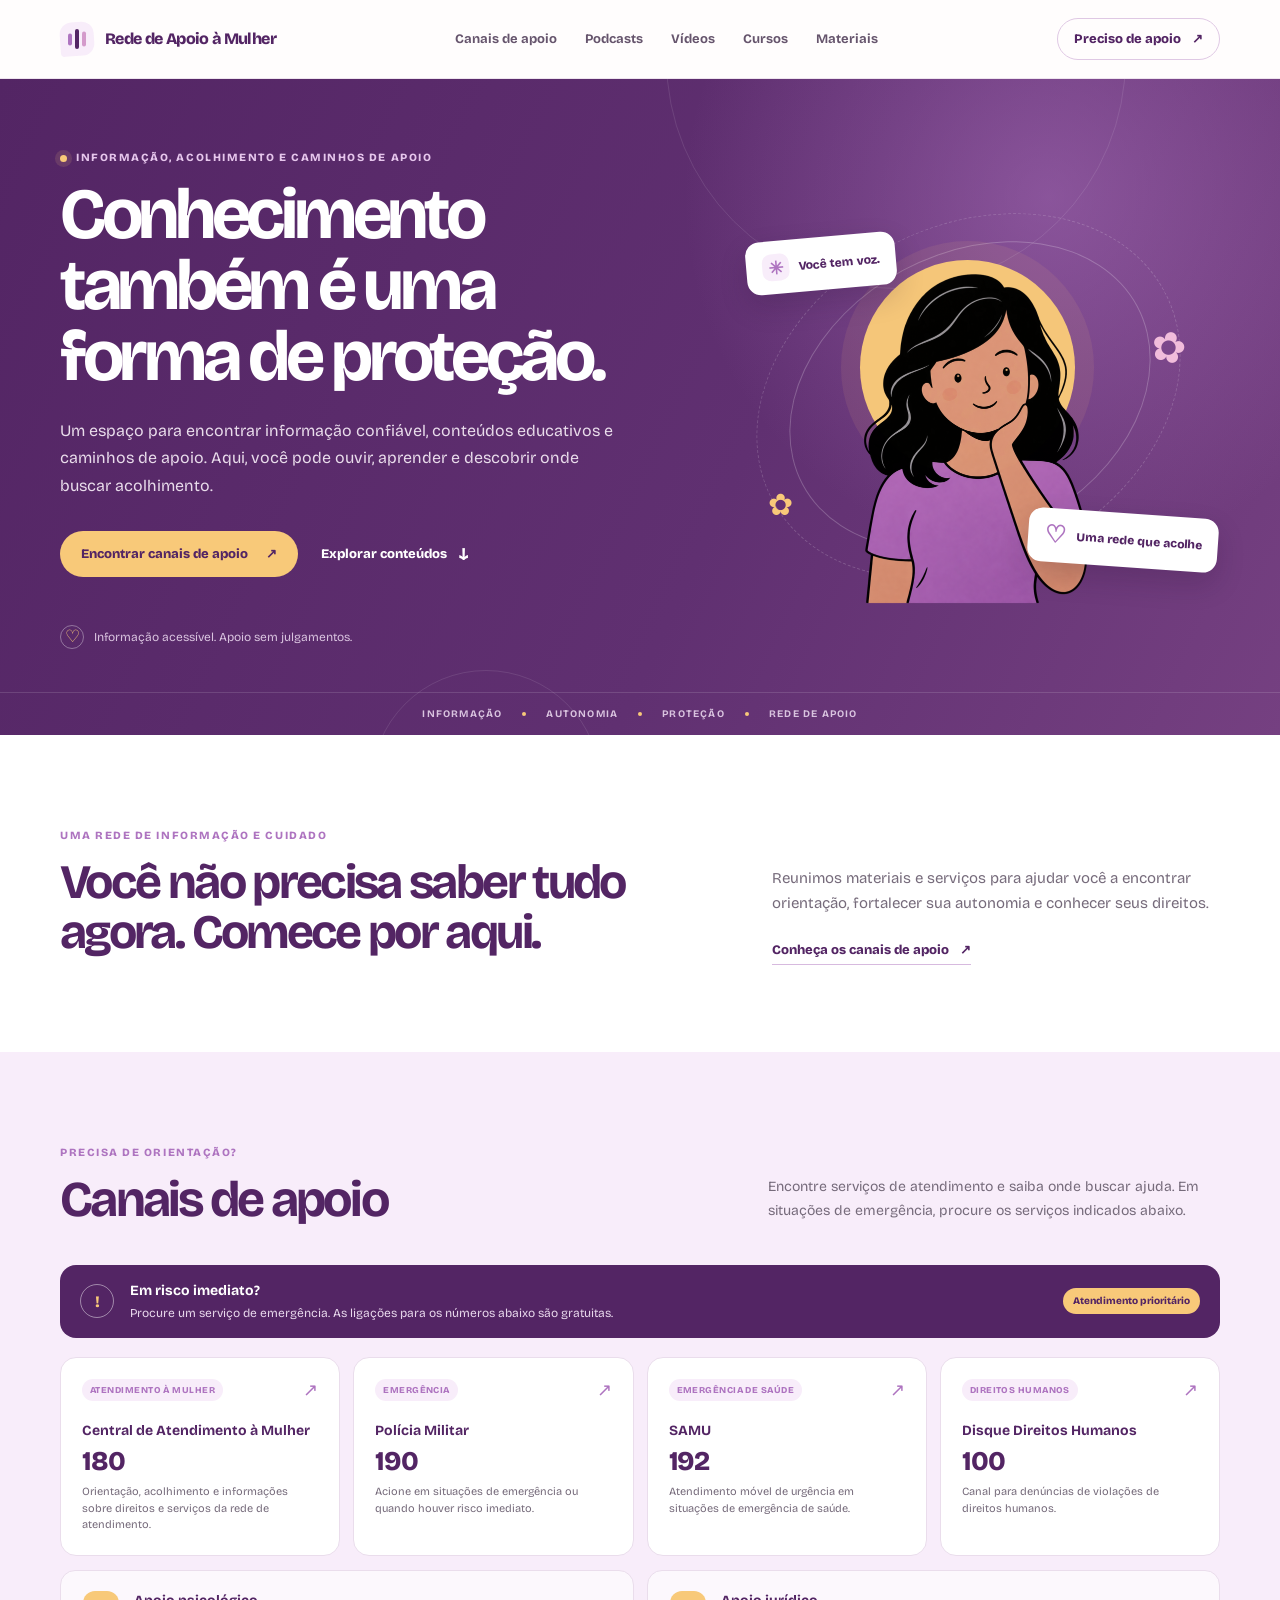
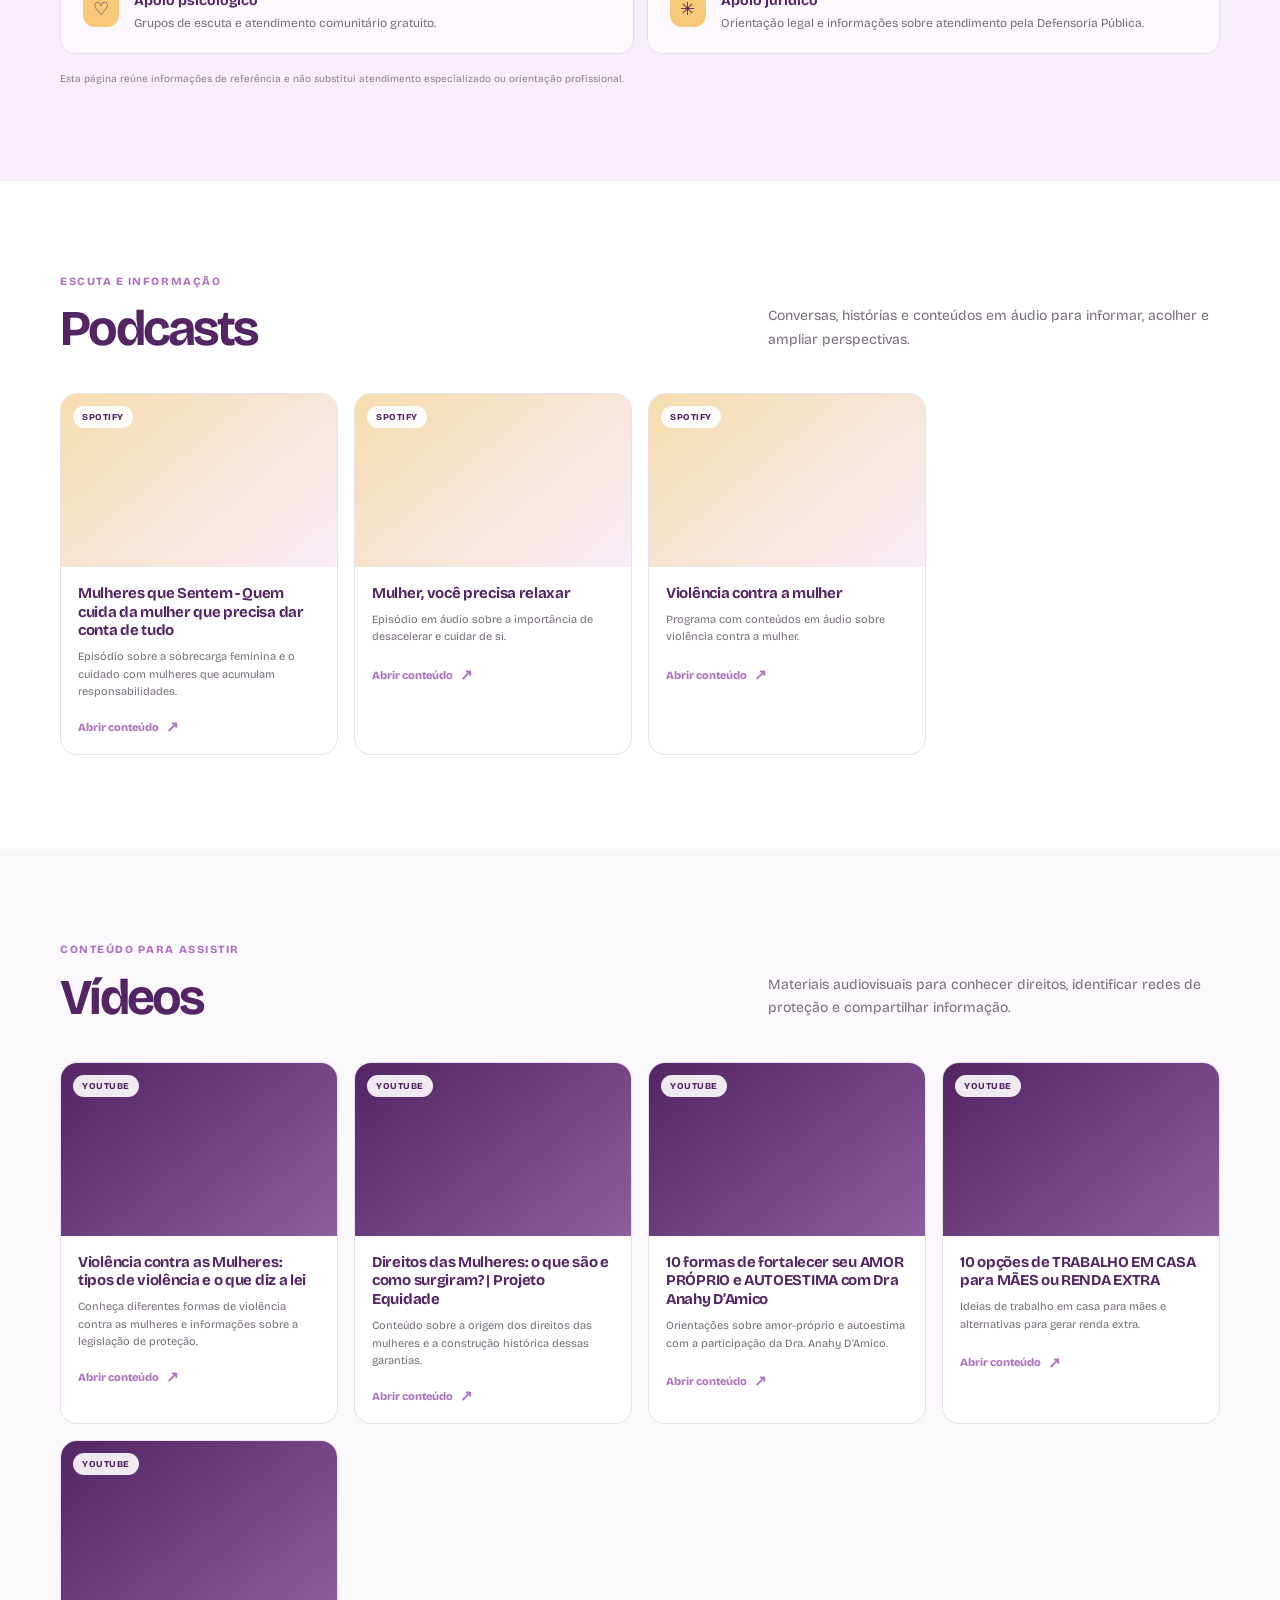
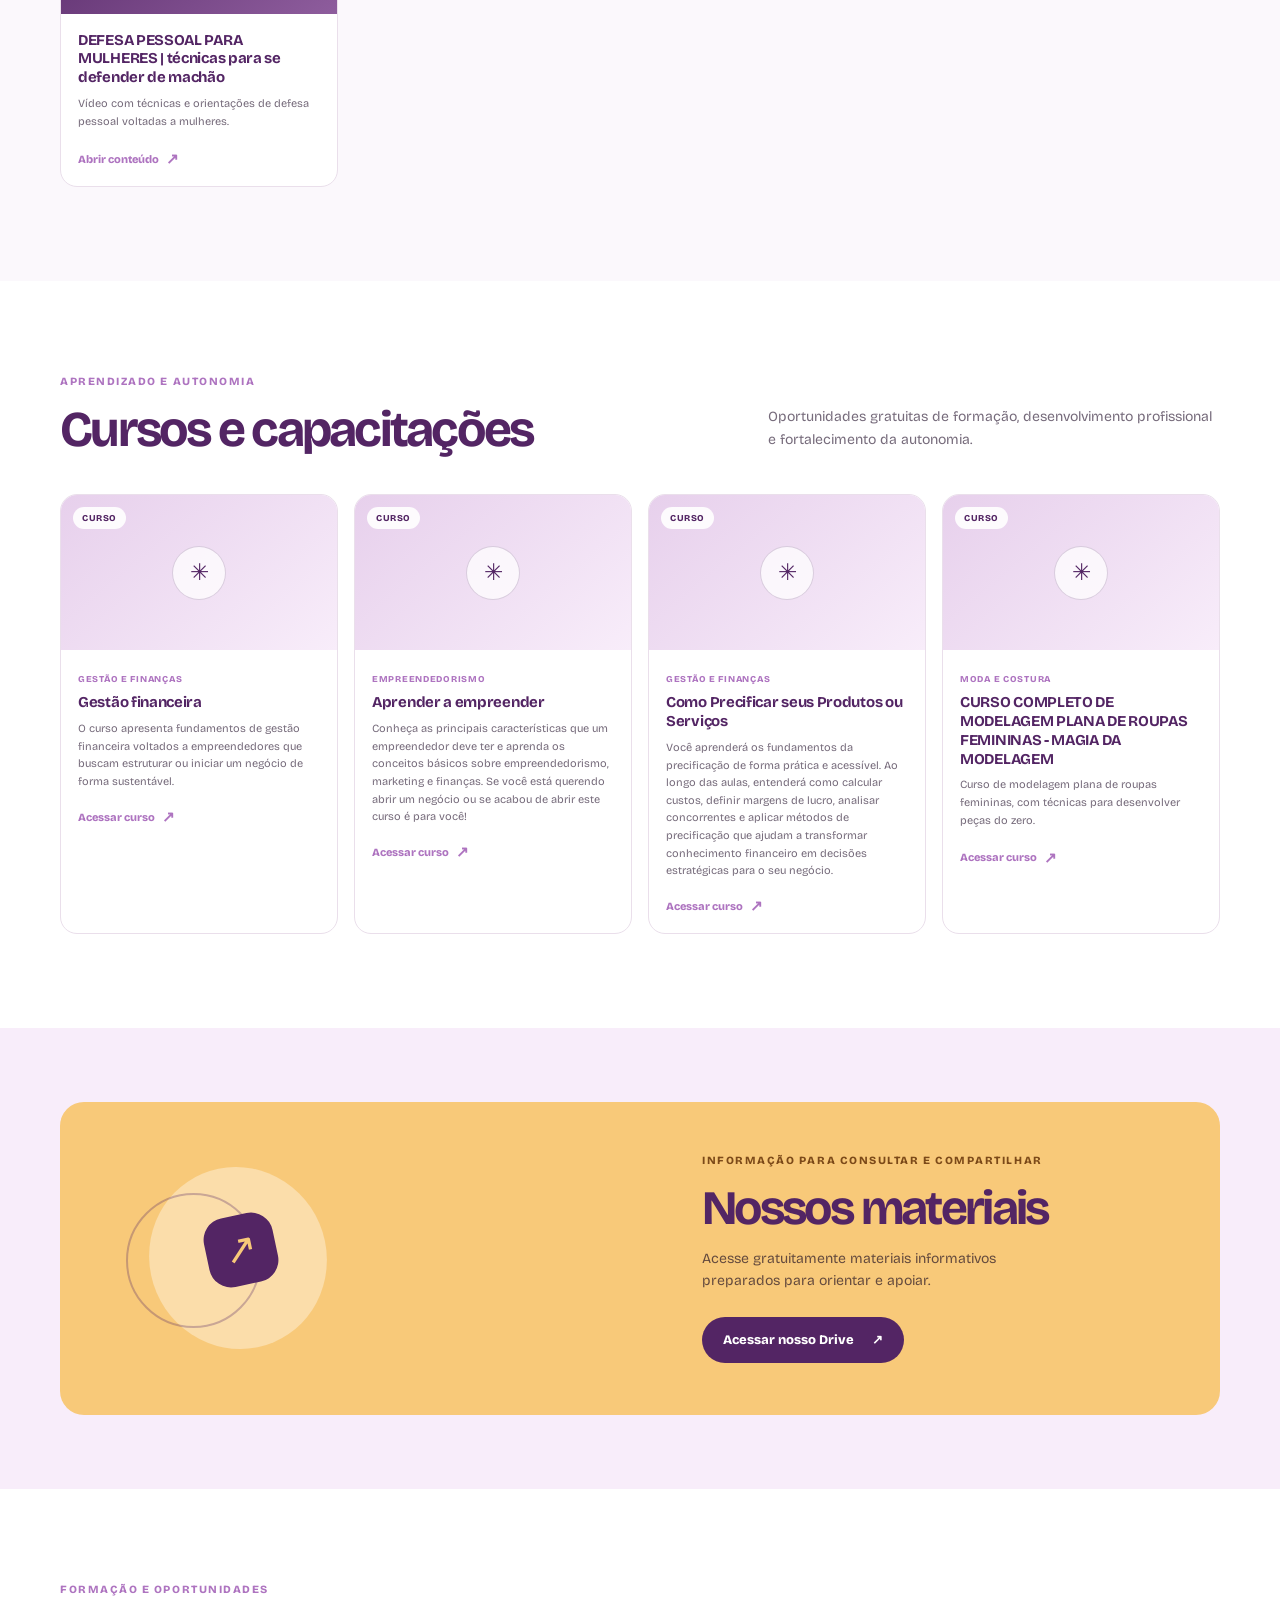
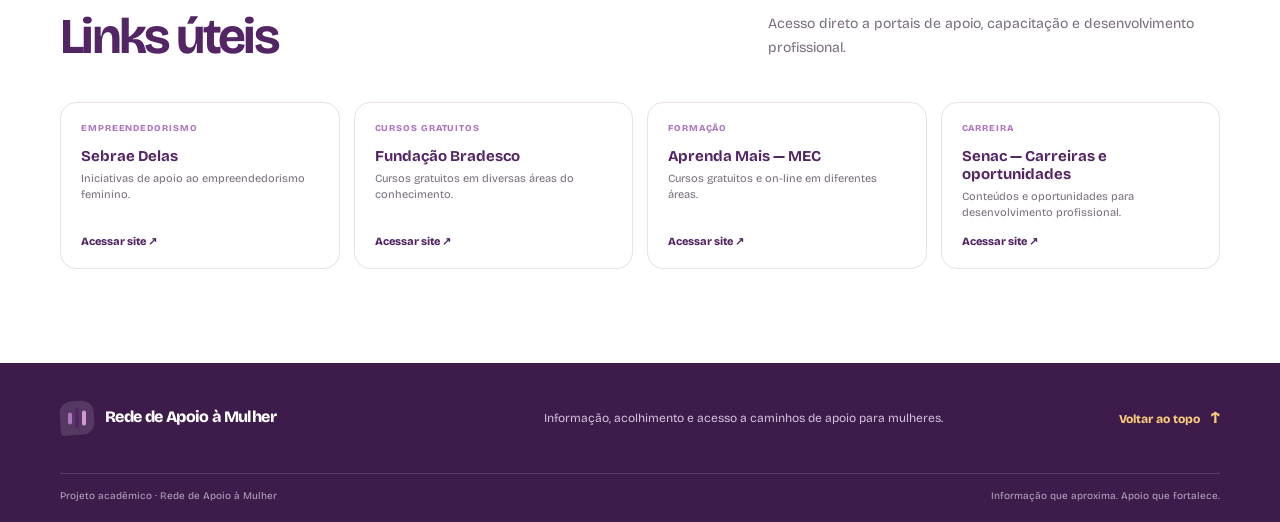
<file: index.html>
<!doctype html>
<html lang="pt-BR">
<head>
  <meta charset="utf-8">
  <meta name="viewport" content="width=device-width, initial-scale=1">
  <meta name="theme-color" content="#532564">
  <meta name="description" content="Rede de Apoio à Mulher: informação, acolhimento, conteúdos educativos e caminhos de apoio.">
  <title>Rede de Apoio à Mulher</title>
  <link rel="preconnect" href="https://fonts.googleapis.com">
  <link rel="preconnect" href="https://fonts.gstatic.com" crossorigin>
  <link href="https://fonts.googleapis.com/css2?family=Bricolage+Grotesque:opsz,wght@12..96,400;12..96,500;12..96,600;12..96,700;12..96,800&display=swap" rel="stylesheet">
  <link rel="stylesheet" href="css/style.css">
</head>
<body>
  <a class="skip-link" href="#conteudo">Pular para o conteúdo</a>
  <header class="site-header">
    <div class="container header-inner">
      <a class="brand" href="#inicio" aria-label="Rede de Apoio à Mulher — início">
        <span class="brand-mark" aria-hidden="true"><span></span><span></span><span></span></span>
        <span class="brand-name" data-site="name">Rede de Apoio à Mulher</span>
      </a>
      <button class="menu-toggle" id="menuToggle" aria-label="Abrir menu" aria-expanded="false" aria-controls="mainNav">
        <span></span><span></span>
      </button>
      <nav class="main-nav" id="mainNav" aria-label="Navegação principal">
        <a href="#apoio">Canais de apoio</a>
        <a href="#podcasts">Podcasts</a>
        <a href="#videos">Vídeos</a>
        <a href="#cursos">Cursos</a>
        <a href="#materiais">Materiais</a>
      </nav>
      <a class="header-cta" href="#apoio">Preciso de apoio <span aria-hidden="true">↗</span></a>
    </div>
  </header>

  <main id="conteudo">
    <section class="hero" id="inicio">
      <div class="hero-shape hero-shape-one" aria-hidden="true"></div>
      <div class="hero-shape hero-shape-two" aria-hidden="true"></div>
      <div class="container hero-grid">
        <div class="hero-copy">
          <p class="eyebrow light-eyebrow"><span class="eyebrow-dot"></span><span data-site="eyebrow">Informação, acolhimento e caminhos de apoio</span></p>
          <h1 data-site="heroTitle">Conhecimento também é uma forma de proteção.</h1>
          <p class="hero-description" data-site="heroDescription">Um espaço para encontrar informação confiável, conteúdos educativos e caminhos de apoio. Aqui, você pode ouvir, aprender e descobrir onde buscar acolhimento.</p>
          <div class="hero-actions">
            <a class="button button-yellow" href="#apoio"><span data-site="heroPrimaryCta">Encontrar canais de apoio</span><span aria-hidden="true">↗</span></a>
            <a class="text-link text-link-light" href="#podcasts"><span data-site="heroSecondaryCta">Explorar conteúdos</span><span aria-hidden="true">↓</span></a>
          </div>
          <div class="hero-note"><span class="note-icon" aria-hidden="true">♡</span><span>Informação acessível. Apoio sem julgamentos.</span></div>
        </div>
        <div class="hero-art" aria-label="Ilustração abstrata de acolhimento e conexão">
          <div class="art-orbit orbit-one"></div>
          <div class="art-orbit orbit-two"></div>
          <div class="art-sun"></div>
          <div class="art-card art-card-top"><span class="art-card-icon">✳</span><span>Você tem voz.</span></div>
          <img class="hero-character" src="assets/hero-woman.png" alt="Ilustração de uma mulher sorridente, com cabelo ondulado e blusa lilás, apoiando o rosto na mão">
          <div class="art-flower flower-one">✿</div>
          <div class="art-flower flower-two">✿</div>
          <div class="art-card art-card-bottom"><span class="mini-heart">♡</span><span>Uma rede que acolhe</span></div>
        </div>
      </div>
      <div class="hero-bottom-line"><div class="container"><span>Informação</span><i></i><span>Autonomia</span><i></i><span>Proteção</span><i></i><span>Rede de apoio</span></div></div>
    </section>

    <section class="intro-section section-pad">
      <div class="container intro-grid">
        <div><p class="eyebrow" data-site="introLabel">Uma rede de informação e cuidado</p><h2 data-site="introTitle">Você não precisa saber tudo agora. Comece por aqui.</h2></div>
        <div class="intro-side"><p data-site="introDescription">Reunimos materiais e serviços para ajudar você a encontrar orientação, fortalecer sua autonomia e conhecer seus direitos.</p><a class="inline-link" href="#apoio">Conheça os canais de apoio <span aria-hidden="true">↗</span></a></div>
      </div>
    </section>

    <section class="support-section section-pad" id="apoio">
      <div class="container">
        <div class="section-heading section-heading-wide">
          <div><p class="eyebrow" data-section="support.eyebrow">Precisa de orientação?</p><h2 data-section="support.title">Canais de apoio</h2></div>
          <p data-section="support.description">Encontre serviços de atendimento e saiba onde buscar ajuda. Em situações de emergência, procure os serviços indicados abaixo.</p>
        </div>
        <div class="emergency-banner"><div class="emergency-symbol" aria-hidden="true">!</div><div><strong>Em risco imediato?</strong><span>Procure um serviço de emergência. As ligações para os números abaixo são gratuitas.</span></div><span class="emergency-label">Atendimento prioritário</span></div>
        <div class="support-grid" id="supportGrid" aria-live="polite"></div>
        <div class="protection-grid" id="protectionGrid"></div>
        <p class="section-footnote">Esta página reúne informações de referência e não substitui atendimento especializado ou orientação profissional.</p>
      </div>
    </section>

    <section class="content-section section-pad" id="podcasts">
      <div class="container">
        <div class="section-heading"><div><p class="eyebrow" data-section="podcasts.eyebrow">Escuta e informação</p><h2 data-section="podcasts.title">Podcasts</h2></div><p data-section="podcasts.description">Conversas, histórias e conteúdos em áudio para informar, acolher e ampliar perspectivas.</p></div>
        <div class="content-grid" id="podcastsGrid" aria-live="polite"></div>
      </div>
    </section>

    <section class="content-section videos-section section-pad" id="videos">
      <div class="container">
        <div class="section-heading"><div><p class="eyebrow" data-section="videos.eyebrow">Conteúdo para assistir</p><h2 data-section="videos.title">Vídeos</h2></div><p data-section="videos.description">Materiais audiovisuais para conhecer direitos, identificar redes de proteção e compartilhar informação.</p></div>
        <div class="content-grid" id="videosGrid" aria-live="polite"></div>
      </div>
    </section>

    <section class="content-section courses-section section-pad" id="cursos">
      <div class="container">
        <div class="section-heading"><div><p class="eyebrow" data-section="courses.eyebrow">Aprendizado e autonomia</p><h2 data-section="courses.title">Cursos e capacitações</h2></div><p data-section="courses.description">Oportunidades gratuitas de formação, desenvolvimento profissional e fortalecimento da autonomia.</p></div>
        <div class="content-grid" id="coursesGrid" aria-live="polite"></div>
      </div>
    </section>

    <section class="materials-section section-pad" id="materiais">
      <div class="container materials-card">
        <div class="materials-decoration" aria-hidden="true"><span class="material-shape shape-a"></span><span class="material-shape shape-b"></span><span class="material-shape shape-c">↗</span></div>
        <div class="materials-copy"><p class="eyebrow" data-section="materials.eyebrow">Informação para consultar e compartilhar</p><h2 data-section="materials.title">Nossos materiais</h2><p data-section="materials.description">Acesse gratuitamente materiais informativos preparados para orientar e apoiar.</p><a class="button button-purple" id="materialsLink" href="https://drive.google.com/drive/folders/1amOIw0AjRuB1z5BpmQyQNAielrFiDzY6?usp=sharing" target="_blank" rel="noopener noreferrer"><span data-material="buttonLabel">Acessar nosso Drive</span><span aria-hidden="true">↗</span></a></div>
      </div>
    </section>

    <section class="useful-section section-pad" id="links-uteis">
      <div class="container">
        <div class="section-heading"><div><p class="eyebrow" data-section="usefulLinks.eyebrow">Formação e oportunidades</p><h2 data-section="usefulLinks.title">Links úteis</h2></div><p data-section="usefulLinks.description">Acesso direto a portais de apoio, capacitação e desenvolvimento profissional.</p></div>
        <div class="useful-grid" id="usefulGrid"></div>
      </div>
    </section>
  </main>

  <footer class="site-footer">
    <div class="container footer-main"><a class="brand brand-footer" href="#inicio"><span class="brand-mark" aria-hidden="true"><span></span><span></span><span></span></span><span class="brand-name" data-site="name">Rede de Apoio à Mulher</span></a><p data-site="footerDescription">Informação, acolhimento e acesso a caminhos de apoio para mulheres.</p><a class="back-top" href="#inicio">Voltar ao topo <span aria-hidden="true">↑</span></a></div>
    <div class="container footer-bottom"><span>Projeto acadêmico · Rede de Apoio à Mulher</span><span>Informação que aproxima. Apoio que fortalece.</span></div>
  </footer>

  <script src="js/main.js" defer></script>
</body>
</html>
</file>
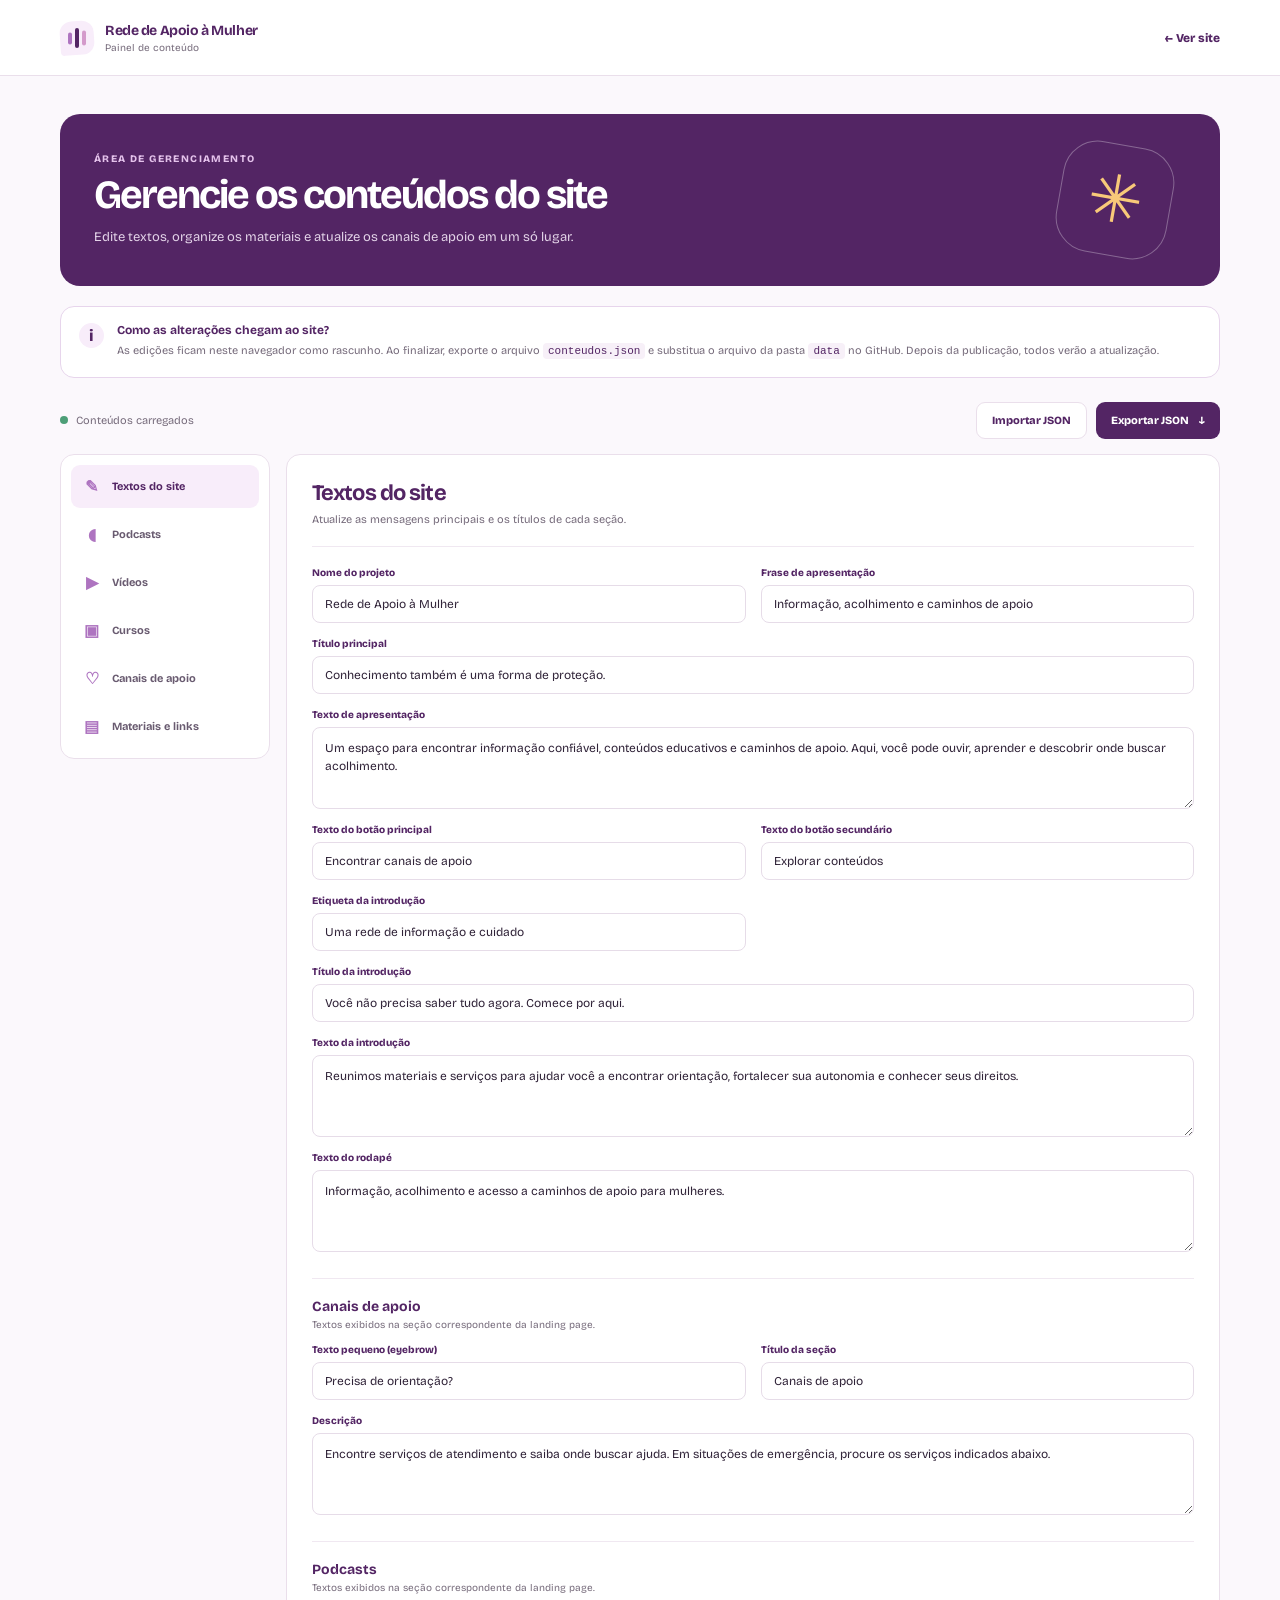
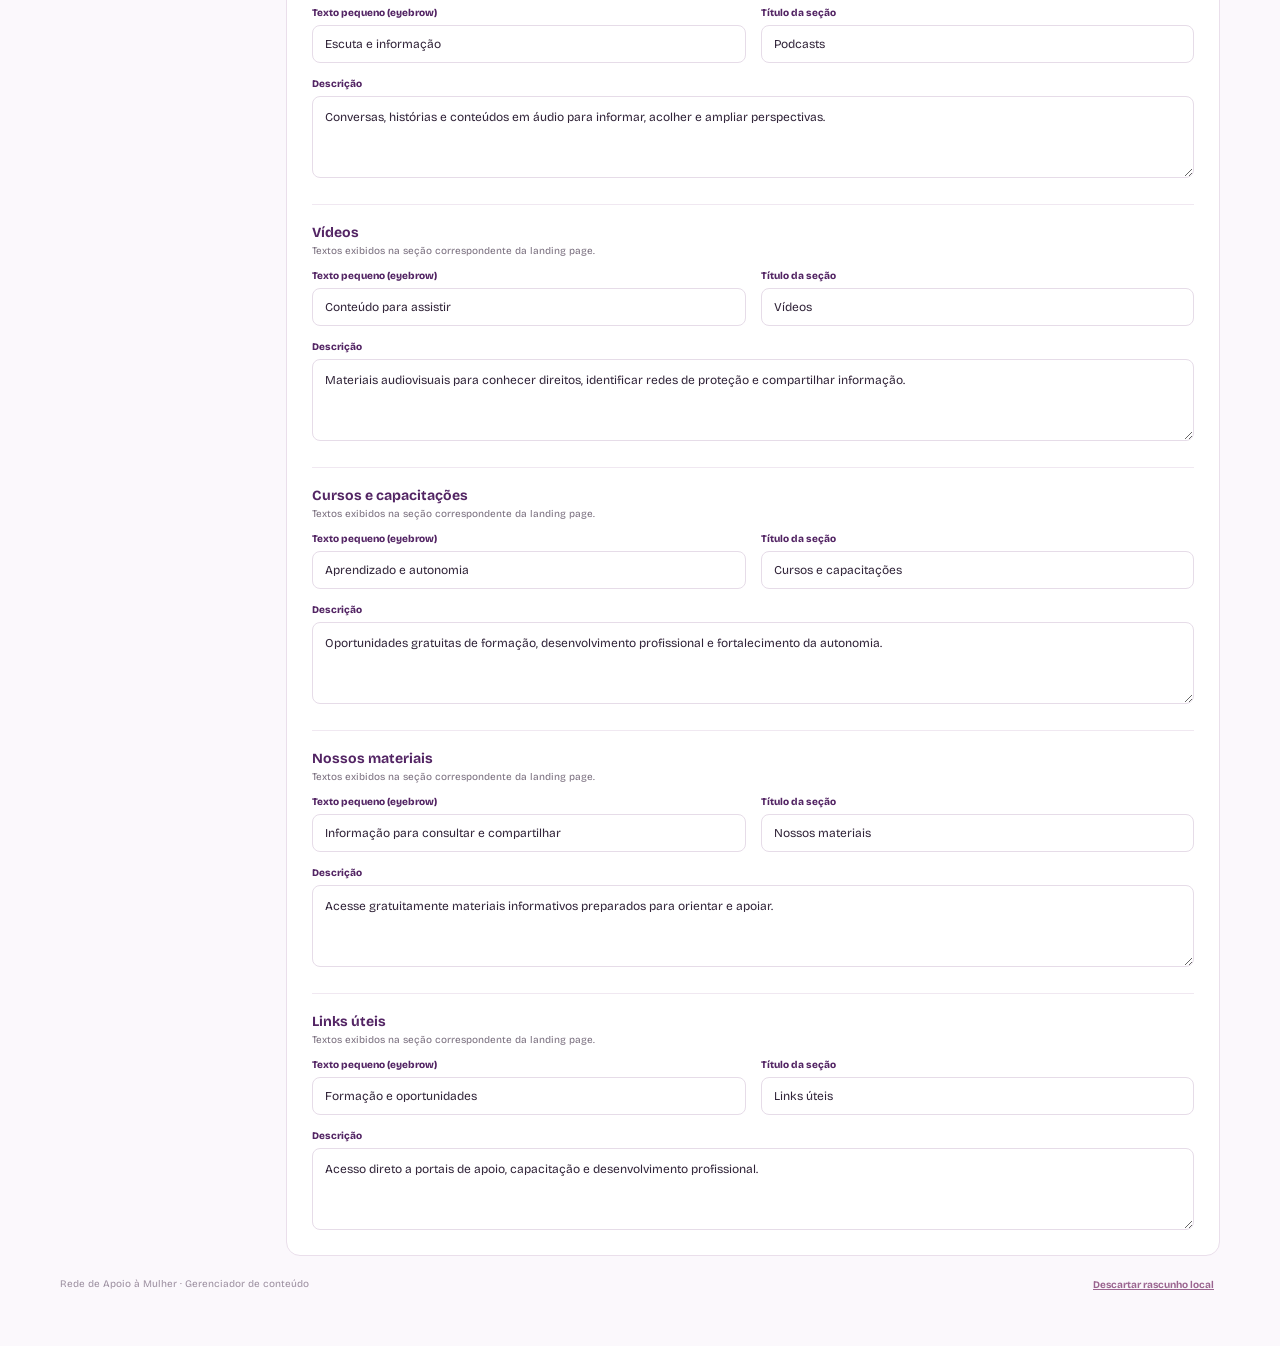
<file: admin.html>
<!doctype html>
<html lang="pt-BR">
<head>
  <meta charset="utf-8">
  <meta name="viewport" content="width=device-width, initial-scale=1">
  <meta name="theme-color" content="#532564">
  <title>Painel administrativo — Rede de Apoio à Mulher</title>
  <link rel="preconnect" href="https://fonts.googleapis.com">
  <link rel="preconnect" href="https://fonts.gstatic.com" crossorigin>
  <link href="https://fonts.googleapis.com/css2?family=Bricolage+Grotesque:opsz,wght@12..96,400;12..96,500;12..96,600;12..96,700;12..96,800&display=swap" rel="stylesheet">
  <link rel="stylesheet" href="css/admin.css">
</head>
<body>
  <header class="admin-header"><a class="admin-brand" href="index.html"><span class="brand-mark"><span></span><span></span><span></span></span><span><strong>Rede de Apoio à Mulher</strong><small>Painel de conteúdo</small></span></a><a class="back-site" href="index.html">← Ver site</a></header>
  <main class="admin-shell">
    <section class="admin-welcome"><div><p class="eyebrow">Área de gerenciamento</p><h1>Gerencie os conteúdos do site</h1><p>Edite textos, organize os materiais e atualize os canais de apoio em um só lugar.</p></div><div class="welcome-icon" aria-hidden="true">✳</div></section>
    <div class="workflow-note"><span class="workflow-icon">i</span><div><strong>Como as alterações chegam ao site?</strong><p>As edições ficam neste navegador como rascunho. Ao finalizar, exporte o arquivo <code>conteudos.json</code> e substitua o arquivo da pasta <code>data</code> no GitHub. Depois da publicação, todos verão a atualização.</p></div></div>
    <div class="admin-toolbar"><div class="status-line"><span class="status-dot" id="statusDot"></span><span id="statusText">Carregando conteúdos…</span></div><div class="toolbar-actions"><button class="button button-light" id="importButton" type="button">Importar JSON</button><input type="file" id="importFile" accept=".json,application/json" hidden><button class="button button-primary" id="exportButton" type="button">Exportar JSON <span aria-hidden="true">↓</span></button></div></div>
    <div class="admin-layout">
      <aside class="admin-sidebar" aria-label="Seções do painel"><button class="side-tab active" data-tab="texts"><span>✎</span> Textos do site</button><button class="side-tab" data-tab="podcasts"><span>◖</span> Podcasts</button><button class="side-tab" data-tab="videos"><span>▶</span> Vídeos</button><button class="side-tab" data-tab="courses"><span>▣</span> Cursos</button><button class="side-tab" data-tab="support"><span>♡</span> Canais de apoio</button><button class="side-tab" data-tab="materials"><span>▤</span> Materiais e links</button></aside>
      <section class="editor-panel" id="editorPanel" aria-live="polite"></section>
    </div>
    <div class="admin-footer"><span>Rede de Apoio à Mulher · Gerenciador de conteúdo</span><button id="resetDraft" class="reset-button" type="button">Descartar rascunho local</button></div>
  </main>
  <div class="toast" id="toast" role="status" aria-live="polite"></div>
  <script src="js/admin.js" defer></script>
</body>
</html>
</file>
<file: css/style.css>
:root {
  --pink: #ae74c0;
  --pink-light: #f8edfa;
  --purple: #532564;
  --yellow: #f8c979;
  --ink: #302338;
  --muted: #766b7b;
  --paper: #fffdfd;
  --line: #eadfeb;
  --white: #ffffff;
  --shadow: 0 18px 50px rgba(83, 37, 100, .10);
  --font: 'Bricolage Grotesque', 'Trebuchet MS', sans-serif;
}
* { box-sizing: border-box; }
html { scroll-behavior: smooth; scroll-padding-top: 92px; }
body { margin: 0; background: var(--paper); color: var(--ink); font-family: var(--font); -webkit-font-smoothing: antialiased; }
a { color: inherit; text-decoration: none; }
button { font: inherit; }
.container { width: min(1160px, calc(100% - 48px)); margin-inline: auto; }
.skip-link { position: absolute; top: -60px; left: 16px; z-index: 1000; padding: 12px 16px; background: white; color: var(--purple); border-radius: 10px; }
.skip-link:focus { top: 12px; }
.site-header { position: sticky; top: 0; z-index: 100; background: rgba(255,253,253,.94); backdrop-filter: blur(18px); border-bottom: 1px solid rgba(234,223,235,.8); }
.header-inner { min-height: 78px; display: flex; align-items: center; justify-content: space-between; gap: 28px; }
.brand { display: inline-flex; align-items: center; gap: 11px; color: var(--purple); font-weight: 800; letter-spacing: -.04em; line-height: 1.05; }
.brand-name { max-width: 190px; font-size: 16px; }
.brand-mark { width: 34px; height: 34px; background: var(--pink-light); border-radius: 12px 12px 12px 4px; display: flex; justify-content: center; align-items: center; gap: 3px; transform: rotate(-4deg); flex: 0 0 auto; }
.brand-mark span { display: block; width: 4px; border-radius: 8px; background: var(--pink); transform: rotate(4deg); }
.brand-mark span:nth-child(1) { height: 12px; }.brand-mark span:nth-child(2) { height: 20px; background: var(--purple); }.brand-mark span:nth-child(3) { height: 15px; background: #d49acb; }
.main-nav { display: flex; align-items: center; gap: clamp(14px, 2.2vw, 28px); }
.main-nav a { font-size: 13px; font-weight: 700; color: #66556d; transition: color .2s ease; }
.main-nav a:hover, .main-nav a:focus-visible { color: var(--pink); }
.header-cta { border: 1px solid #dfc8e4; color: var(--purple); font-size: 13px; font-weight: 800; padding: 12px 16px; border-radius: 999px; white-space: nowrap; transition: .2s; }
.header-cta span { margin-left: 8px; }.header-cta:hover { background: var(--pink-light); border-color: var(--pink); }
.menu-toggle { display: none; }
.hero { position: relative; overflow: hidden; isolation: isolate; color: white; background: var(--purple); }
.hero::before { content: ''; position: absolute; inset: 0; z-index: -2; background: radial-gradient(circle at 82% 18%, rgba(174,116,192,.5), transparent 31%), linear-gradient(115deg, #532564 0%, #603071 58%, #754081 100%); }
.hero-grid { min-height: 585px; display: grid; grid-template-columns: 1.03fr .97fr; align-items: center; gap: 40px; padding-block: 72px 86px; }
.hero-copy { position: relative; z-index: 2; max-width: 620px; }
.eyebrow { margin: 0 0 14px; color: var(--pink); font-size: 11px; line-height: 1.3; text-transform: uppercase; letter-spacing: .14em; font-weight: 800; }
.light-eyebrow { color: #e6c6ec; display: flex; align-items: center; gap: 9px; }
.eyebrow-dot { width: 7px; height: 7px; background: var(--yellow); border-radius: 50%; box-shadow: 0 0 0 5px rgba(248,201,121,.13); }
h1, h2, h3, p { overflow-wrap: break-word; }
.hero h1 { max-width: 650px; margin: 0; font-size: clamp(44px, 5.6vw, 72px); line-height: .99; letter-spacing: -.06em; font-weight: 700; }
.hero-description { max-width: 560px; margin: 25px 0 0; color: #e9dceb; font-size: 16px; line-height: 1.7; }
.hero-actions { display: flex; flex-wrap: wrap; align-items: center; gap: 23px; margin-top: 32px; }
.button { display: inline-flex; align-items: center; justify-content: center; gap: 18px; border: 0; border-radius: 999px; padding: 15px 21px; font-size: 13px; font-weight: 800; transition: transform .2s ease, box-shadow .2s ease, background .2s ease; cursor: pointer; }
.button:hover { transform: translateY(-2px); box-shadow: 0 9px 22px rgba(34,14,43,.14); }
.button-yellow { color: var(--purple); background: var(--yellow); }.button-yellow:hover { background: #ffda94; }
.text-link { display: inline-flex; gap: 12px; align-items: center; font-size: 13px; font-weight: 800; }
.text-link-light { color: white; }.text-link-light span:last-child { font-size: 18px; }
.hero-note { display: flex; align-items: center; gap: 10px; margin-top: 48px; color: #d9c3df; font-size: 12px; }
.note-icon { display: grid; place-items: center; width: 24px; height: 24px; border: 1px solid rgba(255,255,255,.35); border-radius: 50%; color: var(--yellow); font-size: 17px; }
.hero-art { position: relative; width: min(100%, 480px); height: 410px; margin-left: auto; }
.art-orbit { position: absolute; border: 1px solid rgba(255,255,255,.22); border-radius: 50%; transform: rotate(-28deg); }
.orbit-one { width: 380px; height: 285px; top: 58px; left: 40px; }.orbit-two { width: 445px; height: 340px; top: 31px; left: 6px; border-style: dashed; opacity: .8; }
.art-sun { position: absolute; width: 215px; height: 215px; background: var(--yellow); opacity: .98; border-radius: 50%; top: 65px; left: 120px; box-shadow: 0 0 0 19px rgba(248,201,121,.09); }
.hero-character { position: absolute; z-index: 3; width: 290px; height: auto; max-height: 365px; object-fit: contain; object-position: center bottom; bottom: -2px; left: 92px; pointer-events: none; }
.art-card { position: absolute; z-index: 5; display: flex; align-items: center; gap: 10px; padding: 13px 16px; color: var(--purple); background: white; box-shadow: 0 12px 28px rgba(32,12,42,.18); border-radius: 14px; font-size: 12px; font-weight: 800; }
.art-card-top { top: 42px; left: 6px; transform: rotate(-5deg); }.art-card-bottom { right: 2px; bottom: 38px; transform: rotate(4deg); }
.art-card-icon { display: grid; place-items: center; width: 27px; height: 27px; border-radius: 9px; background: var(--pink-light); color: var(--pink); font-size: 18px; }.mini-heart { color: var(--pink); font-size: 24px; }
.art-flower { position: absolute; z-index: 6; color: #f1bddb; font-size: 42px; }.flower-one { top: 128px; right: 34px; transform: rotate(14deg); }.flower-two { bottom: 82px; left: 28px; color: var(--yellow); font-size: 30px; }
.hero-shape { position: absolute; border-radius: 50%; z-index: -1; border: 1px solid rgba(255,255,255,.1); }.hero-shape-one { width: 460px; height: 460px; top: -250px; right: 12%; }.hero-shape-two { width: 230px; height: 230px; bottom: -165px; left: 29%; }
.hero-bottom-line { position: absolute; inset: auto 0 0; border-top: 1px solid rgba(255,255,255,.13); }
.hero-bottom-line .container { display: flex; align-items: center; justify-content: center; gap: 20px; padding-block: 15px; color: #d9c3df; font-size: 10px; letter-spacing: .12em; text-transform: uppercase; font-weight: 700; }
.hero-bottom-line i { width: 4px; height: 4px; background: var(--yellow); border-radius: 50%; }
.section-pad { padding-block: 94px; }
.intro-section { background: #fff; }
.intro-grid { display: grid; grid-template-columns: 1fr .72fr; gap: 90px; align-items: end; }
.intro-grid h2, .section-heading h2, .materials-copy h2 { margin: 0; color: var(--purple); font-size: clamp(34px, 4vw, 48px); line-height: 1.05; letter-spacing: -.055em; }
.intro-grid h2 { max-width: 620px; }.intro-side p { margin: 0 0 22px; color: var(--muted); font-size: 15px; line-height: 1.7; }
.inline-link { color: var(--purple); font-size: 13px; font-weight: 800; border-bottom: 1px solid #d7badf; padding-bottom: 6px; }.inline-link span { margin-left: 8px; }
.support-section { background: var(--pink-light); }
.section-heading { display: grid; grid-template-columns: 1fr .72fr; align-items: end; gap: 80px; margin-bottom: 38px; }
.section-heading h2 { font-size: clamp(36px, 4vw, 50px); }.section-heading > p { margin: 0 0 4px; max-width: 510px; color: var(--muted); font-size: 14px; line-height: 1.7; }
.emergency-banner { display: flex; align-items: center; gap: 16px; padding: 17px 20px; background: var(--purple); color: white; border-radius: 16px; margin-bottom: 19px; }
.emergency-symbol { display: grid; flex: 0 0 auto; place-items: center; width: 34px; height: 34px; border: 1px solid rgba(255,255,255,.45); border-radius: 50%; color: var(--yellow); font-weight: 800; }
.emergency-banner strong { display: block; margin-bottom: 3px; font-size: 14px; }.emergency-banner span:not(.emergency-label) { color: #e8d8ec; font-size: 12px; }
.emergency-label { margin-left: auto; padding: 7px 10px; border-radius: 99px; color: var(--purple); background: var(--yellow); white-space: nowrap; font-size: 10px; font-weight: 800; }
.support-grid { display: grid; grid-template-columns: repeat(4, 1fr); gap: 13px; }
.support-card { min-height: 190px; padding: 21px; background: white; border: 1px solid #eaddec; border-radius: 16px; display: flex; flex-direction: column; align-items: flex-start; transition: transform .2s, box-shadow .2s; }
.support-card:hover { transform: translateY(-4px); box-shadow: var(--shadow); }
.support-card-top { display: flex; width: 100%; justify-content: space-between; align-items: center; gap: 8px; }
.support-type { padding: 6px 8px; border-radius: 99px; background: #f8edfa; color: var(--pink); font-size: 9px; font-weight: 800; text-transform: uppercase; letter-spacing: .05em; }
.support-arrow { color: var(--pink); font-size: 18px; }.support-card h3 { margin: 22px 0 6px; color: var(--purple); font-size: 14px; line-height: 1.2; }.support-number { color: var(--purple); font-size: 27px; font-weight: 800; letter-spacing: -.04em; }.support-card p { margin: 7px 0 0; color: var(--muted); font-size: 11px; line-height: 1.5; }
.protection-grid { display: grid; grid-template-columns: repeat(2, 1fr); gap: 13px; margin-top: 14px; }
.protection-card { display: flex; align-items: flex-start; gap: 15px; padding: 20px 22px; background: rgba(255,255,255,.65); border: 1px solid #eaddec; border-radius: 15px; }.protection-icon { display: grid; place-items: center; flex: 0 0 auto; width: 36px; height: 36px; border-radius: 12px; color: var(--purple); background: var(--yellow); font-size: 18px; }.protection-card h3 { margin: 1px 0 5px; font-size: 14px; color: var(--purple); }.protection-card p { margin: 0; color: var(--muted); font-size: 12px; line-height: 1.55; }
.section-footnote { margin: 18px 0 0; color: #8c7d90; font-size: 10px; line-height: 1.5; }
.content-section { background: #fff; }.videos-section { background: #fbf8fc; }.courses-section { background: #fff; }
.content-grid { display: grid; grid-template-columns: repeat(4, 1fr); gap: 16px; }
.media-card { min-width: 0; overflow: hidden; border: 1px solid var(--line); border-radius: 17px; background: white; transition: transform .2s, box-shadow .2s; }.media-card:hover { transform: translateY(-4px); box-shadow: var(--shadow); }
.media-preview { position: relative; aspect-ratio: 16 / 10; display: grid; place-items: center; overflow: hidden; background: linear-gradient(140deg, #f8edfa, #ead6ef); }
.media-preview.video { background: linear-gradient(140deg, #532564, #8e5d9d); }.media-preview.podcast { background: linear-gradient(140deg, #f6dcae, #f8edfa); }.media-preview.course { background: linear-gradient(140deg, #e7d0ec, #f8edfa); }
.media-preview iframe { width: 100%; height: 100%; border: 0; position: absolute; inset: 0; }.media-preview .preview-icon { display: grid; place-items: center; width: 54px; height: 54px; border: 1px solid rgba(83,37,100,.2); border-radius: 50%; background: rgba(255,255,255,.74); color: var(--purple); font-size: 23px; }.media-preview.video .preview-icon { color: white; background: rgba(255,255,255,.17); border-color: rgba(255,255,255,.5); }
.media-platform { position: absolute; z-index: 2; top: 12px; left: 12px; padding: 6px 9px; border-radius: 99px; color: var(--purple); background: rgba(255,255,255,.9); font-size: 9px; font-weight: 800; text-transform: uppercase; letter-spacing: .06em; }
.media-copy { padding: 17px 17px 18px; }.media-copy h3 { margin: 0; color: var(--purple); font-size: 15px; letter-spacing: -.02em; line-height: 1.25; }.media-copy p { margin: 8px 0 15px; min-height: 38px; color: var(--muted); font-size: 11px; line-height: 1.6; }.card-link { display: inline-flex; align-items: center; gap: 7px; color: var(--pink); font-size: 11px; font-weight: 800; }.card-link span { font-size: 15px; }
.empty-state { grid-column: 1 / -1; display: flex; align-items: center; gap: 18px; min-height: 140px; padding: 26px; border: 1px dashed #d9c5df; border-radius: 16px; background: #fdfafd; }.empty-icon { display: grid; place-items: center; width: 48px; height: 48px; flex: 0 0 auto; border-radius: 15px; background: var(--pink-light); color: var(--pink); font-size: 23px; }.empty-state h3 { margin: 0 0 4px; color: var(--purple); font-size: 15px; }.empty-state p { margin: 0; color: var(--muted); font-size: 12px; line-height: 1.5; }
.course-card .media-preview { aspect-ratio: 16 / 9; }.course-label { display: inline-block; margin-bottom: 9px; color: var(--pink); font-size: 9px; font-weight: 800; text-transform: uppercase; letter-spacing: .08em; }.course-card .media-copy p { min-height: 55px; }
.materials-section { padding-block: 74px; background: var(--pink-light); }.materials-card { position: relative; min-height: 280px; display: grid; grid-template-columns: 1fr 460px; gap: 40px; align-items: center; overflow: hidden; padding: 52px 58px; border-radius: 24px; background: var(--yellow); }.materials-copy { position: relative; z-index: 2; max-width: 620px; }.materials-copy .eyebrow { color: #7c4a19; }.materials-copy h2 { color: var(--purple); }.materials-copy > p:not(.eyebrow) { max-width: 310px; margin: 15px 0 24px; color: #654b3e; font-size: 14px; line-height: 1.6; }.button-purple { color: white; background: var(--purple); }.button-purple:hover { background: #67347b; }
.materials-decoration { position: relative; height: 190px; }.material-shape { position: absolute; display: block; }.shape-a { width: 180px; height: 180px; top: 5px; left: 30px; border-radius: 48% 52% 48% 52%; background: rgba(255,255,255,.36); transform: rotate(22deg); }.shape-b { width: 135px; height: 135px; top: 30px; left: 8px; border: 2px solid rgba(83,37,100,.3); border-radius: 50%; }.shape-c { top: 52px; left: 88px; width: 70px; height: 70px; display: grid; place-items: center; border-radius: 22px; background: var(--purple); color: var(--yellow); font-size: 40px; transform: rotate(-12deg); }
.useful-section { background: white; }.useful-grid { display: grid; grid-template-columns: repeat(4, 1fr); gap: 14px; }.useful-card { display: flex; min-height: 155px; flex-direction: column; align-items: flex-start; padding: 20px; border: 1px solid var(--line); border-radius: 16px; transition: .2s; }.useful-card:hover { border-color: var(--pink); transform: translateY(-3px); box-shadow: var(--shadow); }.useful-card .useful-category { color: var(--pink); font-size: 9px; font-weight: 800; text-transform: uppercase; letter-spacing: .1em; }.useful-card h3 { margin: 14px 0 6px; color: var(--purple); font-size: 15px; }.useful-card p { margin: 0 0 13px; color: var(--muted); font-size: 11px; line-height: 1.5; }.useful-card a { margin-top: auto; color: var(--purple); font-size: 11px; font-weight: 800; }
.site-footer { background: #3d1c4b; color: white; }.footer-main { display: grid; grid-template-columns: 1fr 1.2fr auto; gap: 30px; align-items: center; padding-block: 38px; }.brand-footer { color: white; }.brand-footer .brand-mark { background: rgba(255,255,255,.13); }.brand-footer .brand-name { max-width: 190px; }.footer-main > p { margin: 0; color: #d5c1dc; font-size: 12px; line-height: 1.5; }.back-top { color: var(--yellow); font-size: 12px; font-weight: 800; white-space: nowrap; }.back-top span { margin-left: 8px; font-size: 17px; }.footer-bottom { display: flex; justify-content: space-between; gap: 20px; padding-block: 16px 20px; border-top: 1px solid rgba(255,255,255,.15); color: #bba8c2; font-size: 10px; }

@media (max-width: 980px) {
  .main-nav { gap: 14px; }.main-nav a { font-size: 11px; }.header-cta { padding: 10px 12px; font-size: 11px; }
  .hero-grid { min-height: 540px; gap: 12px; }.hero-art { transform: scale(.88); transform-origin: center right; margin-right: -18px; }
  .support-grid, .content-grid, .useful-grid { grid-template-columns: repeat(2, 1fr); }
  .section-heading { gap: 40px; }.intro-grid { gap: 55px; }
}
@media (max-width: 720px) {
  html { scroll-padding-top: 76px; }.container { width: min(100% - 36px, 560px); }
  .header-inner { min-height: 70px; gap: 12px; }.brand-name { font-size: 14px; max-width: 170px; }.brand-mark { width: 31px; height: 31px; }
  .menu-toggle { display: flex; flex-direction: column; justify-content: center; gap: 5px; margin-left: auto; width: 42px; height: 42px; border: 1px solid var(--line); border-radius: 12px; background: white; cursor: pointer; }.menu-toggle span { width: 16px; height: 2px; margin-inline: auto; border-radius: 5px; background: var(--purple); }
  .header-cta { display: none; }.main-nav { position: absolute; top: 69px; left: 0; right: 0; display: none; flex-direction: column; align-items: stretch; gap: 0; padding: 8px 18px 16px; border-bottom: 1px solid var(--line); background: white; box-shadow: 0 15px 20px rgba(48,35,56,.06); }.main-nav.open { display: flex; }.main-nav a { padding: 12px 4px; border-bottom: 1px solid #f2eaf3; font-size: 13px; }
  .hero-grid { min-height: auto; grid-template-columns: 1fr; padding-block: 58px 76px; }.hero h1 { max-width: 520px; font-size: clamp(42px, 12vw, 60px); }.hero-description { margin-top: 20px; font-size: 14px; }.hero-actions { gap: 17px; margin-top: 26px; }.button { padding: 14px 17px; font-size: 12px; }.hero-note { margin-top: 30px; }
  .hero-art { width: min(100%, 390px); height: 300px; margin: 0 auto -15px; transform: scale(.76); transform-origin: top center; }
  .hero-bottom-line .container { justify-content: flex-start; gap: 12px; overflow: hidden; white-space: nowrap; font-size: 8px; }.hero-bottom-line .container span:last-child { display: none; }
  .section-pad { padding-block: 68px; }.intro-grid, .section-heading { grid-template-columns: 1fr; gap: 19px; }.intro-grid h2, .section-heading h2, .materials-copy h2 { font-size: 38px; }.intro-side p, .section-heading > p { font-size: 13px; }
  .support-grid { grid-template-columns: repeat(2, 1fr); gap: 10px; }.support-card { min-height: 190px; padding: 16px; }.support-card h3 { font-size: 12px; }.support-number { font-size: 25px; }.support-card p { font-size: 10px; }.support-type { font-size: 8px; }
  .emergency-banner { align-items: flex-start; padding: 15px; }.emergency-banner span:not(.emergency-label) { display: block; line-height: 1.45; }.emergency-label { display: none; }.protection-grid { gap: 10px; }.protection-card { padding: 15px; gap: 10px; }.protection-card h3 { font-size: 12px; }.protection-card p { font-size: 10px; }
  .content-grid, .useful-grid { grid-template-columns: repeat(2, minmax(0, 1fr)); gap: 11px; }.media-copy { padding: 13px; }.media-copy h3 { font-size: 13px; }.media-copy p { font-size: 10px; min-height: 52px; }.media-preview { aspect-ratio: 1.25; }.media-platform { top: 8px; left: 8px; font-size: 8px; }.empty-state { align-items: flex-start; padding: 18px; gap: 12px; }.empty-icon { width: 40px; height: 40px; }
  .materials-section { padding-block: 50px; }.materials-card { grid-template-columns: 1fr; min-height: 0; padding: 32px 25px 28px; }.materials-decoration { position: absolute; width: 160px; height: 150px; right: -22px; bottom: -28px; opacity: .65; transform: scale(.72); transform-origin: bottom right; }.materials-copy { max-width: 100%; }.materials-copy > p:not(.eyebrow) { max-width: 330px; font-size: 12px; }
  .useful-card { min-height: 168px; padding: 15px; }.useful-card h3 { font-size: 13px; }.useful-card p { font-size: 10px; }
  .footer-main { grid-template-columns: 1fr auto; gap: 15px; padding-block: 30px; }.footer-main > p { grid-column: 1 / -1; grid-row: 2; }.back-top { grid-column: 2; grid-row: 1; }.footer-bottom { flex-direction: column; gap: 7px; font-size: 9px; }
}
@media (max-width: 390px) {
  .container { width: calc(100% - 28px); }.brand-name { max-width: 145px; font-size: 13px; }.support-grid { grid-template-columns: 1fr 1fr; }.support-card { padding: 13px; }.support-card h3 { min-height: 30px; }.support-number { font-size: 23px; }.content-grid { grid-template-columns: 1fr; }.media-card { display: grid; grid-template-columns: 118px 1fr; }.media-preview { height: 100%; min-height: 142px; aspect-ratio: auto; }.media-copy p { min-height: 0; }.useful-grid { grid-template-columns: 1fr; }.useful-card { min-height: auto; }
}
@media (prefers-reduced-motion: reduce) { *, *::before, *::after { scroll-behavior: auto !important; transition-duration: .01ms !important; animation-duration: .01ms !important; } }
</file>
<file: css/admin.css>
:root{--pink:#ae74c0;--pink-light:#f8edfa;--purple:#532564;--yellow:#f8c979;--ink:#302338;--muted:#766b7b;--line:#eadfeb;--white:#fff;--font:'Bricolage Grotesque','Trebuchet MS',sans-serif}*{box-sizing:border-box}body{margin:0;background:#fbf8fc;color:var(--ink);font-family:var(--font);-webkit-font-smoothing:antialiased}button,input,textarea,select{font:inherit}.admin-header{height:76px;display:flex;align-items:center;justify-content:space-between;padding:0 max(24px,calc((100% - 1160px)/2));background:#fff;border-bottom:1px solid var(--line)}.admin-brand{display:flex;align-items:center;gap:11px;color:var(--purple);text-decoration:none}.brand-mark{width:34px;height:34px;background:var(--pink-light);border-radius:12px 12px 12px 4px;display:flex;justify-content:center;align-items:center;gap:3px;transform:rotate(-4deg)}.brand-mark span{display:block;width:4px;border-radius:8px;background:var(--pink);transform:rotate(4deg)}.brand-mark span:nth-child(1){height:12px}.brand-mark span:nth-child(2){height:20px;background:var(--purple)}.brand-mark span:nth-child(3){height:15px;background:#d49acb}.admin-brand strong{display:block;font-size:14px;letter-spacing:-.03em}.admin-brand small{display:block;margin-top:3px;color:var(--muted);font-size:10px}.back-site{color:var(--purple);font-size:12px;font-weight:800;text-decoration:none}.admin-shell{width:min(1160px,calc(100% - 48px));margin:0 auto;padding:38px 0 55px}.admin-welcome{display:flex;justify-content:space-between;align-items:center;padding:30px 34px;border-radius:20px;background:var(--purple);color:white;overflow:hidden;position:relative}.eyebrow{margin:0 0 9px;color:#e4c2eb;font-size:10px;text-transform:uppercase;letter-spacing:.14em;font-weight:800}.admin-welcome h1{margin:0;font-size:clamp(28px,4vw,40px);letter-spacing:-.05em;line-height:1.05}.admin-welcome p:not(.eyebrow){max-width:600px;margin:11px 0 0;color:#e3d3e8;font-size:13px;line-height:1.55}.welcome-icon{width:112px;height:112px;display:grid;place-items:center;flex:0 0 auto;margin-right:15px;border:1px solid rgba(255,255,255,.3);border-radius:35px;color:var(--yellow);font-size:66px;transform:rotate(10deg)}.workflow-note{display:flex;gap:13px;align-items:flex-start;margin:20px 0 24px;padding:16px 18px;border:1px solid #e7d5ec;border-radius:14px;background:#fff}.workflow-icon{display:grid;place-items:center;flex:0 0 auto;width:25px;height:25px;border-radius:50%;background:var(--pink-light);color:var(--purple);font-weight:800}.workflow-note strong{display:block;color:var(--purple);font-size:12px}.workflow-note p{margin:5px 0 0;color:var(--muted);font-size:11px;line-height:1.6}.workflow-note code{padding:2px 5px;background:#f7f0f8;border-radius:4px;color:var(--purple)}.admin-toolbar{display:flex;justify-content:space-between;align-items:center;gap:15px;margin-bottom:15px}.status-line{display:flex;align-items:center;gap:8px;color:var(--muted);font-size:11px}.status-dot{width:8px;height:8px;border-radius:50%;background:#9b8e9f}.status-dot.saved{background:#4d9e77}.status-dot.dirty{background:#d59a36}.toolbar-actions{display:flex;gap:9px}.button{display:inline-flex;align-items:center;justify-content:center;gap:10px;padding:11px 15px;border:0;border-radius:9px;font-size:11px;font-weight:800;cursor:pointer;transition:.2s}.button:hover{transform:translateY(-1px)}.button-light{background:#fff;border:1px solid var(--line);color:var(--purple)}.button-primary{background:var(--purple);color:#fff}.admin-layout{display:grid;grid-template-columns:210px 1fr;gap:16px;align-items:start}.admin-sidebar{position:sticky;top:15px;display:flex;flex-direction:column;gap:5px;padding:10px;border:1px solid var(--line);border-radius:14px;background:#fff}.side-tab{display:flex;align-items:center;gap:11px;padding:12px 11px;border:0;border-radius:9px;background:transparent;text-align:left;color:#695b70;font-size:11px;font-weight:700;cursor:pointer}.side-tab span{width:19px;color:var(--pink);font-size:16px;text-align:center}.side-tab:hover{background:#fbf7fc}.side-tab.active{background:var(--pink-light);color:var(--purple)}.editor-panel{min-height:420px;padding:25px;border:1px solid var(--line);border-radius:14px;background:#fff}.panel-heading{display:flex;justify-content:space-between;align-items:flex-start;gap:20px;padding-bottom:18px;margin-bottom:20px;border-bottom:1px solid #f0e8f1}.panel-heading h2{margin:0;color:var(--purple);font-size:22px;letter-spacing:-.04em}.panel-heading p{margin:6px 0 0;color:var(--muted);font-size:11px;line-height:1.5}.fields-grid{display:grid;grid-template-columns:1fr 1fr;gap:15px}.field{display:flex;flex-direction:column;gap:6px;min-width:0}.field.full{grid-column:1/-1}.field label{color:var(--purple);font-size:10px;font-weight:800}.field input,.field textarea,.field select{width:100%;border:1px solid #e6dce8;border-radius:8px;padding:11px 12px;background:#fff;color:var(--ink);font-size:12px;outline:none}.field textarea{min-height:82px;resize:vertical;line-height:1.5}.field input:focus,.field textarea:focus,.field select:focus{border-color:var(--pink);box-shadow:0 0 0 3px rgba(174,116,192,.12)}.field .hint{color:#95889a;font-size:9px;line-height:1.45}.subheading{display:flex;align-items:center;justify-content:space-between;gap:15px;margin:26px 0 13px;padding-top:19px;border-top:1px solid #f0e8f1}.subheading h3{margin:0;color:var(--purple);font-size:14px}.subheading p{margin:4px 0 0;color:var(--muted);font-size:10px}.mini-button{padding:8px 11px;border:1px solid #dfcbe5;border-radius:8px;background:#fff;color:var(--purple);font-size:10px;font-weight:800;cursor:pointer}.mini-button:hover{background:var(--pink-light)}.entry-list{display:flex;flex-direction:column;gap:9px}.entry-row{display:flex;align-items:center;justify-content:space-between;gap:14px;padding:13px 14px;border:1px solid var(--line);border-radius:11px;background:#fff}.entry-copy{min-width:0}.entry-copy strong{display:block;overflow:hidden;color:var(--purple);font-size:12px;text-overflow:ellipsis;white-space:nowrap}.entry-copy span{display:block;overflow:hidden;margin-top:4px;color:var(--muted);font-size:10px;text-overflow:ellipsis;white-space:nowrap}.entry-actions{display:flex;flex:0 0 auto;gap:6px}.icon-button{display:grid;place-items:center;width:30px;height:30px;border:1px solid var(--line);border-radius:8px;background:#fff;color:var(--purple);font-size:13px;cursor:pointer}.icon-button:hover{background:var(--pink-light)}.icon-button.danger{color:#a33b53}.empty-list{padding:22px;border:1px dashed #ddcde1;border-radius:10px;color:var(--muted);text-align:center;font-size:11px}.form-actions{display:flex;justify-content:flex-end;gap:9px;margin-top:20px}.danger-button{padding:10px 13px;border:1px solid #edd3d9;border-radius:8px;background:#fff8fa;color:#a33b53;font-size:10px;font-weight:800;cursor:pointer}.admin-footer{display:flex;justify-content:space-between;gap:15px;margin-top:22px;color:#9a8d9e;font-size:10px}.reset-button{border:0;background:transparent;color:#9a648f;font-size:10px;font-weight:700;text-decoration:underline;cursor:pointer}.toast{position:fixed;right:22px;bottom:22px;z-index:10;max-width:min(380px,calc(100% - 44px));padding:13px 17px;border-radius:10px;background:var(--purple);color:white;box-shadow:0 10px 30px rgba(45,20,55,.2);font-size:11px;opacity:0;transform:translateY(10px);pointer-events:none;transition:.25s}.toast.show{opacity:1;transform:translateY(0)}.inline-help{padding:12px 14px;border-radius:9px;background:#fbf7fc;color:var(--muted);font-size:10px;line-height:1.5}.inline-help strong{color:var(--purple)}
@media(max-width:760px){.admin-header{height:68px;padding-inline:18px}.admin-shell{width:calc(100% - 28px);padding-top:22px}.admin-welcome{padding:24px 22px}.welcome-icon{width:75px;height:75px;font-size:45px;margin-right:0}.admin-layout{grid-template-columns:1fr}.admin-sidebar{position:static;display:grid;grid-template-columns:repeat(3,1fr);gap:4px}.side-tab{justify-content:center;gap:6px;padding:11px 5px;font-size:9px}.side-tab span{font-size:13px;width:auto}.editor-panel{padding:18px}.admin-toolbar{align-items:flex-start;flex-direction:column}.toolbar-actions{width:100%}.toolbar-actions .button{flex:1}.fields-grid{grid-template-columns:1fr}.field.full{grid-column:auto}.admin-footer{align-items:flex-start;flex-direction:column}.panel-heading h2{font-size:20px}}
@media(max-width:420px){.welcome-icon{display:none}.admin-brand strong{font-size:12px}.admin-sidebar{grid-template-columns:repeat(2,1fr)}.side-tab{justify-content:flex-start;padding-inline:9px}.entry-row{align-items:flex-start}.entry-actions{gap:4px}.icon-button{width:28px;height:28px}}
</file>
